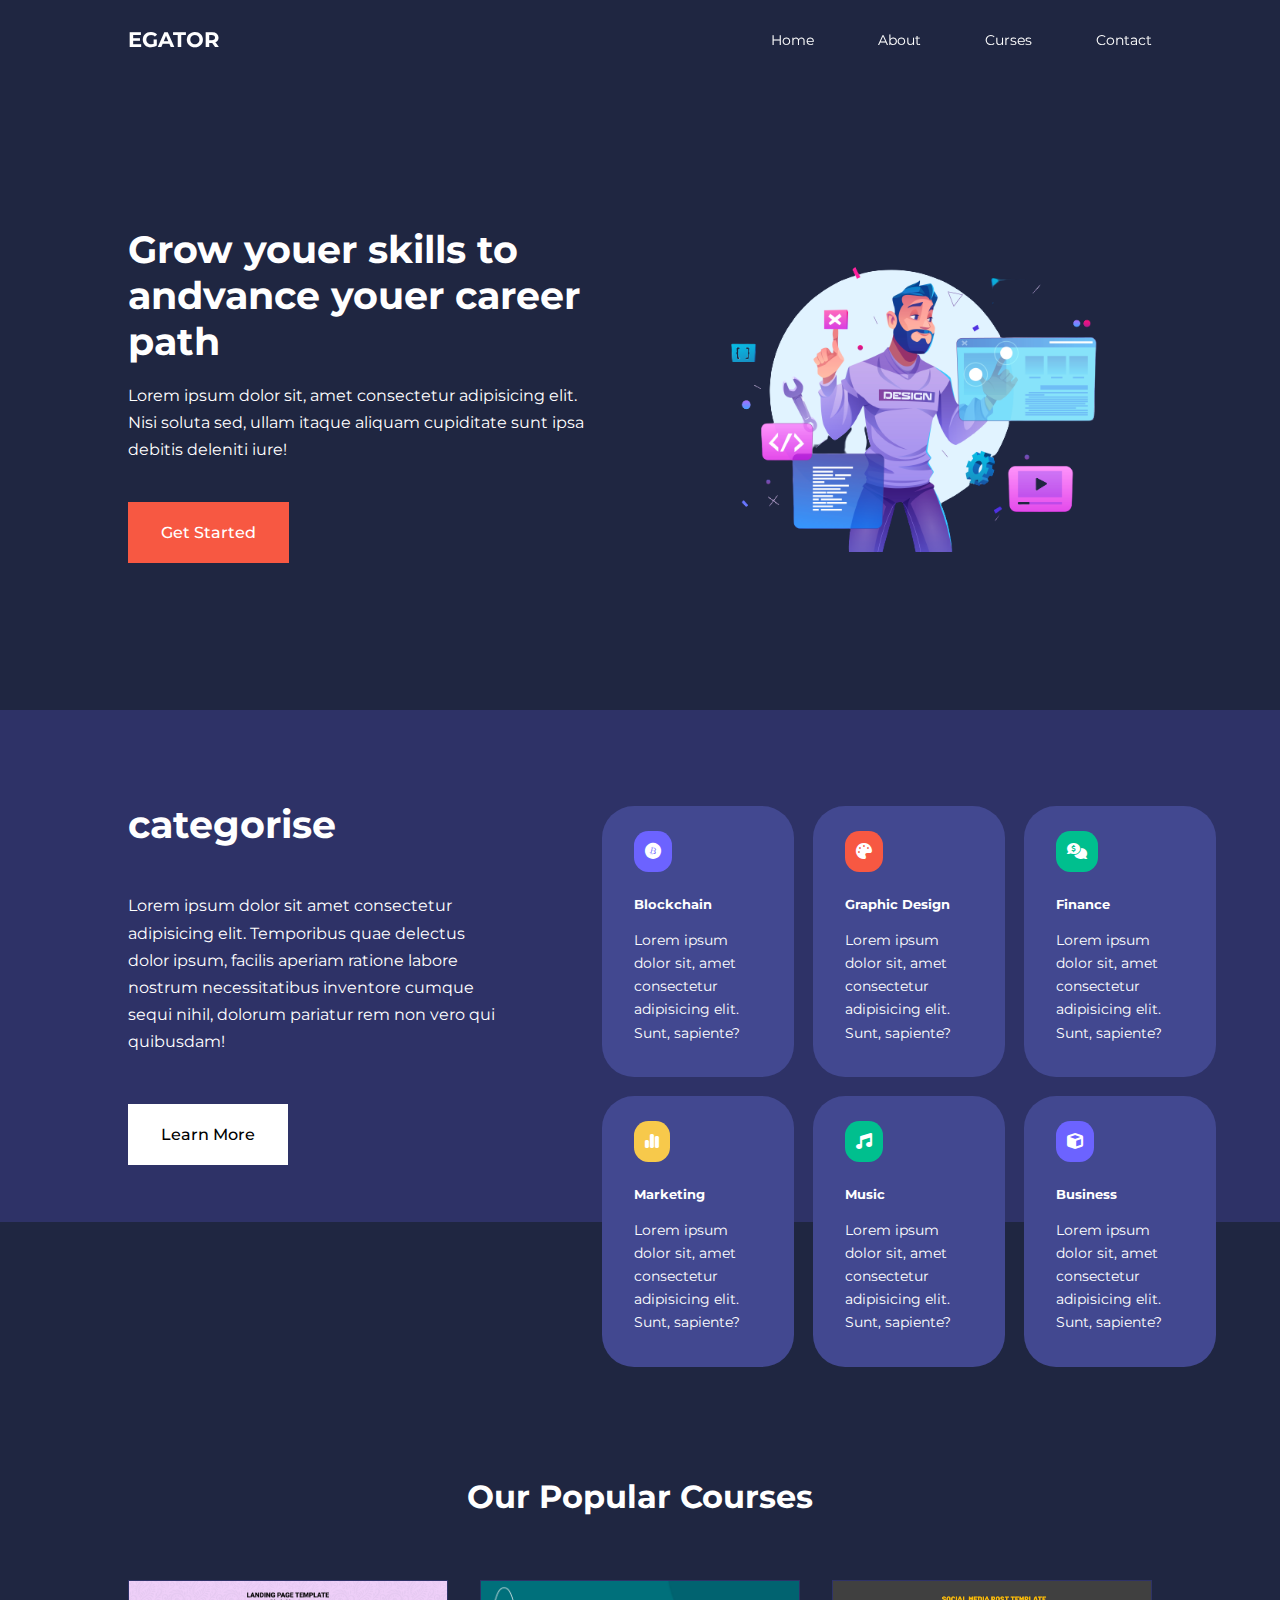
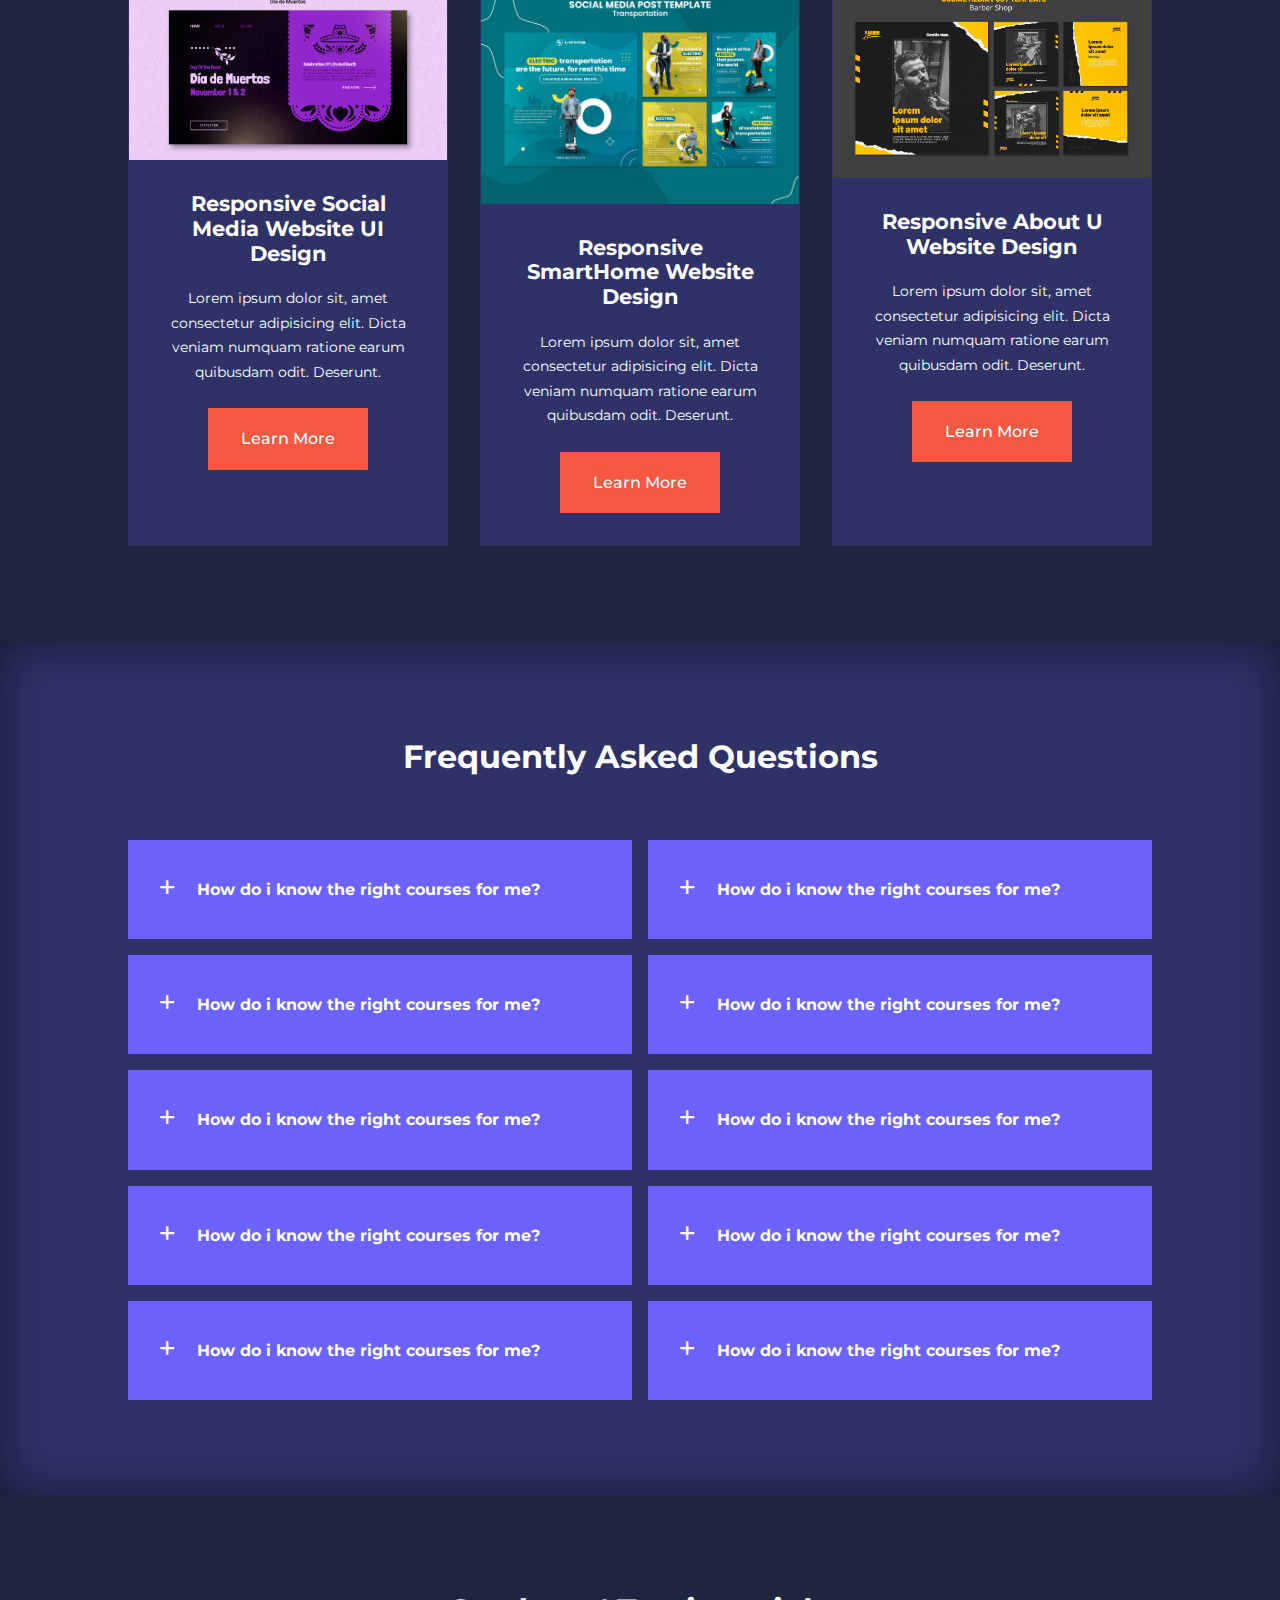
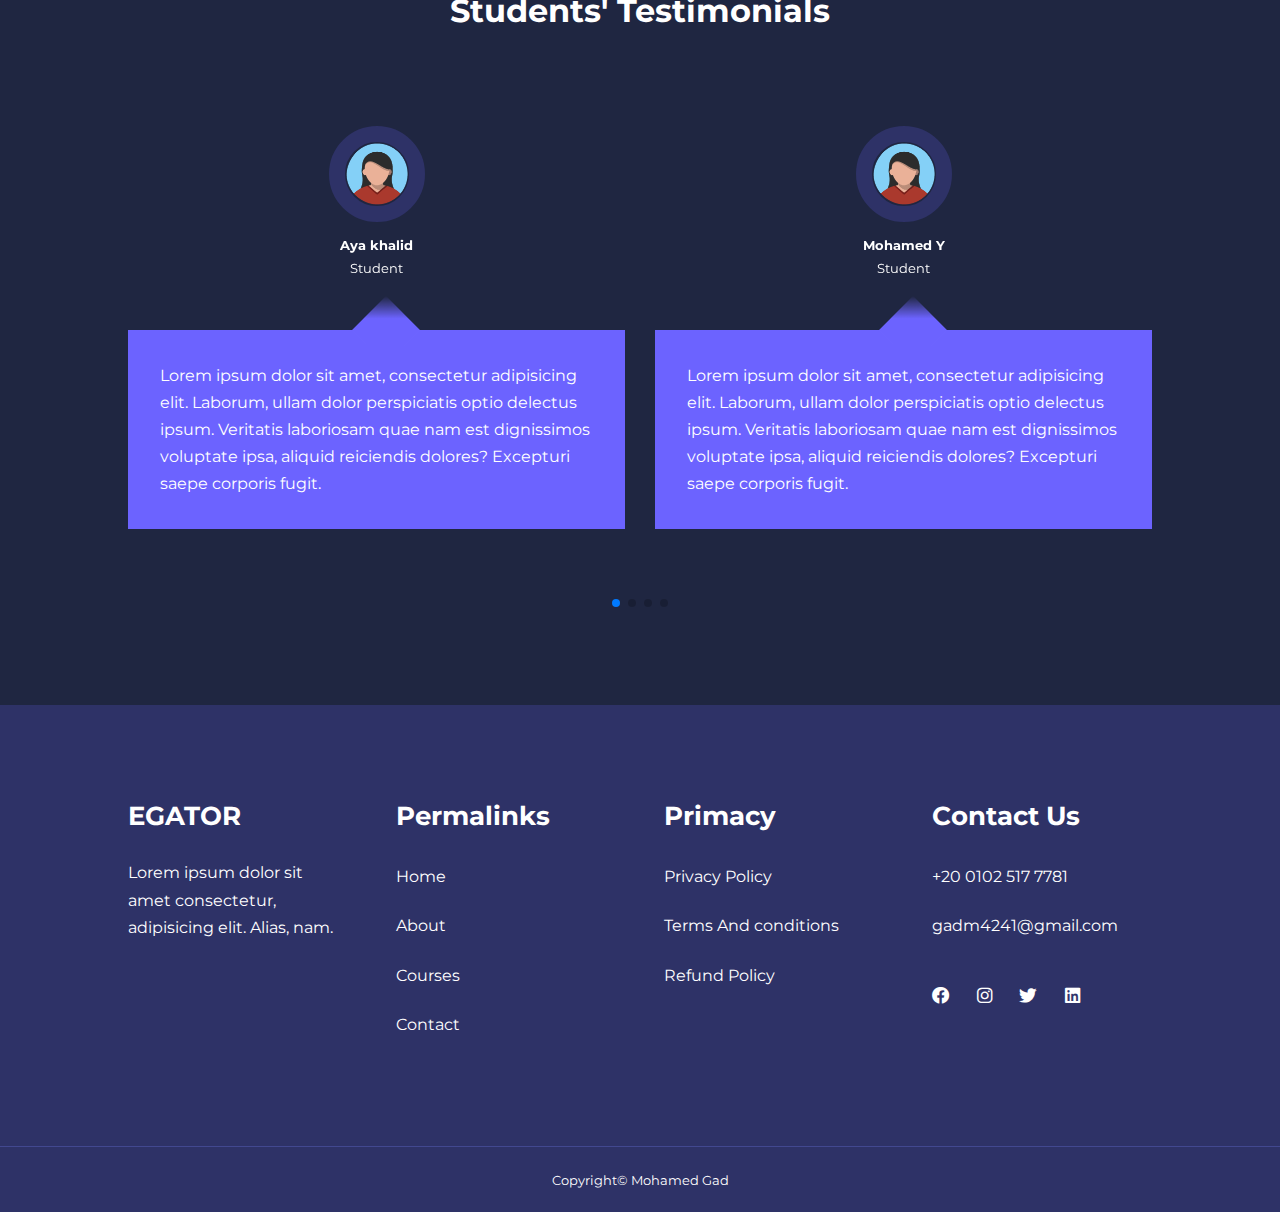
<file: index.html>
<!DOCTYPE html>
<html>
  <head>
    <title>Egator</title>
    <link rel="stylesheet" href="css/all.min.css" />
    <link rel="stylesheet" href="css/style.css" />
    <link rel="preconnect" href="https://fonts.googleapis.com" />
    <link rel="preconnect" href="https://fonts.gstatic.com" crossorigin />
    <link
      href="https://fonts.googleapis.com/css2?family=Montserrat:ital,wght@0,400;0,500;0,700;0,900;1,300&family=Open+Sans:ital,wght@1,300;1,700&family=Work+Sans:wght@200;300;400;500;600;700;800&display=swap"
      rel="stylesheet"
    />
    <link
  rel="stylesheet"
  href="https://cdn.jsdelivr.net/npm/swiper@8/swiper-bundle.min.css"
/>
<meta name="viewport" content="width=device-width, initial-scale=1.0">
  </head>
  <body>
    <nav>
      <div class="container container-nav">
        <a href="index.html"><h4>EGATOR</h4></a>
        <ul class="nav_manu">
          <li><a href="index.html">Home</a></li>
          <li><a href="about.html">About</a></li>
          <li><a href="curses.html">Curses</a></li>
          <li><a href="contact.html">Contact</a></li>
        </ul>
        <button id="menu-btn"><i class="fa-solid fa-bars"></i></button>
        <button id="close-btn">
          <i class="fa-solid fa-x"></i>
        </button>
      </div>
    </nav>
    <!-- End of nav -->

    <header>
      <div class="container header__container">
        <div class="header__left">
          <h1>Grow youer skills to andvance youer career path</h1>
          <p>
            Lorem ipsum dolor sit, amet consectetur adipisicing elit. Nisi
            soluta sed, ullam itaque aliquam cupiditate sunt ipsa debitis
            deleniti iure!
          </p>
          <a href="curses.html" class="btn btn-1ry">Get Started</a>
        </div>
        <div class="header__right">
          <div class="header__image">
            <img src="image/header-image.jpg" alt="" />
          </div>
        </div>
      </div>
    </header>
    <!-- End of header  -->

    <section class="categorise">
      <div class="container categorise__container">
        <div class="categorise__left">
          <h1>categorise</h1>
          <p>
            Lorem ipsum dolor sit amet consectetur adipisicing elit. Temporibus
            quae delectus dolor ipsum, facilis aperiam ratione labore nostrum
            necessitatibus inventore cumque sequi nihil, dolorum pariatur rem
            non vero qui quibusdam!
          </p>
          <a href="#" class="btn">Learn More</a>
        </div>
        <div class="categorise__right">
          <article class="category">
            <span class="category__icon"
              ><i class="fa-brands fa-bitcoin"></i
            ></span>
            <h5>Blockchain</h5>
            <p>
              Lorem ipsum dolor sit, amet consectetur adipisicing elit. Sunt,
              sapiente?
            </p>
          </article>
          <article class="category">
            <span class="category__icon">
              <i class="fa-sharp fa-solid fa-palette"></i>
            </span>
            <h5>Graphic Design</h5>
            <p>
              Lorem ipsum dolor sit, amet consectetur adipisicing elit. Sunt,
              sapiente?
            </p>
          </article>
          <article class="category">
            <span class="category__icon">
              <i class="fa-sharp fa-solid fa-comments-dollar"></i>
            </span>
            <h5>Finance</h5>
            <p>
              Lorem ipsum dolor sit, amet consectetur adipisicing elit. Sunt,
              sapiente?
            </p>
          </article>
          <article class="category">
            <span class="category__icon">
              <i class="fa-solid fa-chart-simple"></i>
            </span>
            <h5>Marketing</h5>
            <p>
              Lorem ipsum dolor sit, amet consectetur adipisicing elit. Sunt,
              sapiente?
            </p>
          </article>
          <article class="category">
            <span class="category__icon">
              <i class="fa-sharp fa-regular fa-music"></i>
            </span>
            <h5>Music</h5>
            <p>
              Lorem ipsum dolor sit, amet consectetur adipisicing elit. Sunt,
              sapiente?
            </p>
          </article>
          <article class="category">
            <span class="category__icon">
              <i class="fa-solid fa-cube"></i>
            </span>
            <h5>Business</h5>
            <p>
              Lorem ipsum dolor sit, amet consectetur adipisicing elit. Sunt,
              sapiente?
            </p>
          </article>
        </div>
      </div>
    </section>

    <section class="courses">
      <h2>Our Popular Courses</h2>
      <div class="container courses__container">
        <article class="course">
          <div class="image">
            <img src="./image/img course-1.jpg" />
          </div>
         <div class="courses__info">
          <h4>Responsive Social Media Website UI Design</h4>
          <p>
            Lorem ipsum dolor sit, amet consectetur adipisicing elit. Dicta
            veniam numquam ratione earum quibusdam odit. Deserunt.
          </p>
          <a href="curses.html" class="btn btn-1ry">Learn More</a>
         </div>
        </article>
        <article class="course">
          <div class="image">
            <img src="./image/img course-2.jpg" />
          </div>
          <div class="courses__info">
            <h4>Responsive SmartHome Website Design</h4>
          <p>
            Lorem ipsum dolor sit, amet consectetur adipisicing elit. Dicta
            veniam numquam ratione earum quibusdam odit. Deserunt.
          </p>
          <a href="curses.html" class="btn btn-1ry">Learn More</a>
          </div>
        </article>
        </article>
        <article class="course">
          <div class="image">
            <img src="./image/img course-3.jpg" />
          </div>
          <div class="courses__info">
            <h4>Responsive About U Website Design</h4>
          <p>
            Lorem ipsum dolor sit, amet consectetur adipisicing elit. Dicta
            veniam numquam ratione earum quibusdam odit. Deserunt.
          </p>
          <a href="curses.html" class="btn btn-1ry">Learn More</a>
          </div>
        </article>
      </div>
    </section>
    <!-- End -->




    <section class="fraqs">
      <h2>Frequently Asked Questions</h2>
      <div class="container freqs__container">
        <article class="fraq ">
          <div class="fraq__icon"><i class="fa-solid fa-plus"></i></div>
          <div class="question__answer">
            <h4>How do i know the right courses for me?</h4>
            <p>Lorem, ipsum dolor sit amet consectetur adipisicing elit. Quia delectus accusantium ut commodi iure error modi dolorum exercitationem, suscipit et omnis unde, officiis dolor labore voluptate voluptatum. Odit, quaerat modi.</p>
            
          </div>
        </article>
        <article class="fraq">
          <div class="fraq__icon"><i class="fa-solid fa-plus"></i></div>
          <div class="question__answer">
            <h4>How do i know the right courses for me?</h4>
            <p>Lorem, ipsum dolor sit amet consectetur adipisicing elit. Quia delectus accusantium ut commodi iure error modi dolorum exercitationem, suscipit et omnis unde, officiis dolor labore voluptate voluptatum. Odit, quaerat modi.</p>

          </div>
        </article>
        <article class="fraq">
          <div class="fraq__icon"><i class="fa-solid fa-plus"></i></div>
          <div class="question__answer">
            <h4>How do i know the right courses for me?</h4>
            <p>Lorem, ipsum dolor sit amet consectetur adipisicing elit. Quia delectus accusantium ut commodi iure error modi dolorum exercitationem, suscipit et omnis unde, officiis dolor labore voluptate voluptatum. Odit, quaerat modi.</p>

          </div>
        </article>
        <article class="fraq">
          <div class="fraq__icon"><i class="fa-solid fa-plus"></i></div>
          <div class="question__answer">
            <h4>How do i know the right courses for me?</h4>
            <p>Lorem, ipsum dolor sit amet consectetur adipisicing elit. Quia delectus accusantium ut commodi iure error modi dolorum exercitationem, suscipit et omnis unde, officiis dolor labore voluptate voluptatum. Odit, quaerat modi.</p>

          </div>
        </article>
        <article class="fraq">
          <div class="fraq__icon"><i class="fa-solid fa-plus"></i></div>
          <div class="question__answer">
            <h4>How do i know the right courses for me?</h4>
            <p>Lorem, ipsum dolor sit amet consectetur adipisicing elit. Quia delectus accusantium ut commodi iure error modi dolorum exercitationem, suscipit et omnis unde, officiis dolor labore voluptate voluptatum. Odit, quaerat modi.</p>

          </div>
        </article>
        <article class="fraq">
          <div class="fraq__icon"><i class="fa-solid fa-plus"></i></div>
          <div class="question__answer">
            <h4>How do i know the right courses for me?</h4>
            <p>Lorem, ipsum dolor sit amet consectetur adipisicing elit. Quia delectus accusantium ut commodi iure error modi dolorum exercitationem, suscipit et omnis unde, officiis dolor labore voluptate voluptatum. Odit, quaerat modi.</p>

          </div>
        </article>
        <article class="fraq">
          <div class="fraq__icon"><i class="fa-solid fa-plus"></i></div>
          <div class="question__answer">
            <h4>How do i know the right courses for me?</h4>
            <p>Lorem, ipsum dolor sit amet consectetur adipisicing elit. Quia delectus accusantium ut commodi iure error modi dolorum exercitationem, suscipit et omnis unde, officiis dolor labore voluptate voluptatum. Odit, quaerat modi.</p>

          </div>
        </article>
        <article class="fraq">
          <div class="fraq__icon"><i class="fa-solid fa-plus"></i></div>
          <div class="question__answer">
            <h4>How do i know the right courses for me?</h4>
            <p>Lorem, ipsum dolor sit amet consectetur adipisicing elit. Quia delectus accusantium ut commodi iure error modi dolorum exercitationem, suscipit et omnis unde, officiis dolor labore voluptate voluptatum. Odit, quaerat modi.</p>

          </div>
        </article>
        <article class="fraq">
          <div class="fraq__icon"><i class="fa-solid fa-plus"></i></div>
          <div class="question__answer">
            <h4>How do i know the right courses for me?</h4>
            <p>Lorem, ipsum dolor sit amet consectetur adipisicing elit. Quia delectus accusantium ut commodi iure error modi dolorum exercitationem, suscipit et omnis unde, officiis dolor labore voluptate voluptatum. Odit, quaerat modi.</p>

          </div>
        </article>
        <article class="fraq">
          <div class="fraq__icon"><i class="fa-solid fa-plus"></i></div>
          <div class="question__answer">
            <h4>How do i know the right courses for me?</h4>
            <p>Lorem, ipsum dolor sit amet consectetur adipisicing elit. Quia delectus accusantium ut commodi iure error modi dolorum exercitationem, suscipit et omnis unde, officiis dolor labore voluptate voluptatum. Odit, quaerat modi.</p>

          </div>
        </article>
      </div>
    </section>

<!-- End -->

<!-- Start With Student section -->

<section class="container testimonials__container mySwiper">
  <h2>Students' Testimonials</h2>
  <div class="swiper-wrapper">
    <article class="testimonial swiper-slide">
      <div class="avatar">
        <img src="./image/avatart 2.png" alt="">
      </div>
      <div class="testimonial__info">
        <h5>Aya khalid</h5>
        <small>Student</small>
      </div>
      <div class="testtestimonial__body">
        <p>
          Lorem ipsum dolor sit amet, consectetur adipisicing elit. Laborum, ullam dolor perspiciatis optio delectus ipsum. Veritatis laboriosam quae nam est dignissimos voluptate ipsa, aliquid reiciendis dolores? Excepturi saepe corporis fugit.
        </p>
      </div>
    </article>

    <article class="testimonial swiper-slide">
      <div class="avatar">
        <img src="./image/avatart 2.png" alt="">
      </div>
      <div class="testimonial__info">
        <h5>Mohamed Y</h5>
        <small>Student</small>
      </div>
      <div class="testtestimonial__body">
        <p>
          Lorem ipsum dolor sit amet, consectetur adipisicing elit. Laborum, ullam dolor perspiciatis optio delectus ipsum. Veritatis laboriosam quae nam est dignissimos voluptate ipsa, aliquid reiciendis dolores? Excepturi saepe corporis fugit.
        </p>
      </div>
    </article>

    <article class="testimonial swiper-slide">
      <div class="avatar">
        <img src="./image/avatart 2.png" alt="">
      </div>
      <div class="testimonial__info">
        <h5>Khaled Mohamed</h5>
        <small>Student</small>
      </div>
      <div class="testtestimonial__body">
        <p>
          Lorem ipsum dolor sit amet, consectetur adipisicing elit. Laborum, ullam dolor perspiciatis optio delectus ipsum. Veritatis laboriosam quae nam est dignissimos voluptate ipsa, aliquid reiciendis dolores? Excepturi saepe corporis fugit.
        </p>
      </div>
    </article>

    <article class="testimonial swiper-slide">
      <div class="avatar">
        <img src="./image/avatart 2.png" alt="">
      </div>
      <div class="testimonial__info">
        <h5>Rana M</h5>
        <small>Student</small>
      </div>
      <div class="testtestimonial__body">
        <p>
          Lorem ipsum dolor sit amet, consectetur adipisicing elit. Laborum, ullam dolor perspiciatis optio delectus ipsum. Veritatis laboriosam quae nam est dignissimos voluptate ipsa, aliquid reiciendis dolores? Excepturi saepe corporis fugit.
        </p>
      </div>
    </article>

    <article class="testimonial swiper-slide">
      <div class="avatar">
        <img src="./image/avatart 2.png" alt="">
      </div>
      <div class="testimonial__info">
        <h5>Zina Reda</h5>
        <small>Student</small>
      </div>
      <div class="testtestimonial__body">
        <p>
          Lorem ipsum dolor sit amet, consectetur adipisicing elit. Laborum, ullam dolor perspiciatis optio delectus ipsum. Veritatis laboriosam quae nam est dignissimos voluptate ipsa, aliquid reiciendis dolores? Excepturi saepe corporis fugit.
        </p>
      </div>
    </article>

  </div>
  <div class="swiper-pagination"></div>
</section>
<!-- End of stu -->


<!-- Start With Foter -->

<footer class="footer">
  <div class="container container__footer">
    <article class="foter">
      <h3><a href="index.html">EGATOR</a></h3>
      <p>Lorem ipsum dolor sit amet consectetur, adipisicing elit. Alias, nam.</p>
    </article>
    <article class="foter">
      <h3>Permalinks</h3>
     <ul>
      <li><a href="index.html">Home</a></li>
      <li><a href="about.html">About</a></li>
      <li><a href="curses.html">Courses</a></li>
      <li><a href="contact.html">Contact</a></li>
     </ul>
    </article>
    <article class="foter">
      <h3>Primacy</h3>
     <ul>
      <li>Privacy Policy</li>
      <li>Terms And conditions</li>
      <li>Refund Policy</li>
     </ul>
    </article>
    <article class="foter">
      <h3>Contact Us</h3>
     <ul>
      <li>+20 0102 517 7781</li>
      <li>gadm4241@gmail.com</li>
     </ul>
     <footer class="footer__scial">
      <ul>
        <li><a href="#"><i class="fa-brands fa-facebook"></i></a></li>
        <li><a href="#"><i class="fa-brands fa-instagram"></i></i></a></li>
        <li><a href="#"><i class="fa-brands fa-twitter"></i></i></a></li>
        <li><a href="#"><i class="fa-brands fa-linkedin"></i></i></a></li>
      </ul>
     </footer>
    </article>
  </div>
  <div class="footer__copyRight">
    <small>Copyright&copy; Mohamed Gad</small>
  </div>
</footer>
<div class="upper__arrrow">
  <i class="fa-solid fa-arrow-up"></i>
</div>
<!-- End With Foter -->

<script src="https://cdn.jsdelivr.net/npm/swiper@8/swiper-bundle.min.js"></script>
<script type="text/javascript" src="js/app.js"></script>

    
    <script>
          var swiper = new Swiper(".mySwiper", {
      slidesPerView: 1,
      spaceBetween: 30,
      pagination: {
        el: ".swiper-pagination",
        clickable: true,
      },
      // the Veiw in Mobile
      breakpoints: {
      600: {
        slidesPerView: 2
      }
    }
    });
    

    

    </script>
  </body>
</html>
</file>
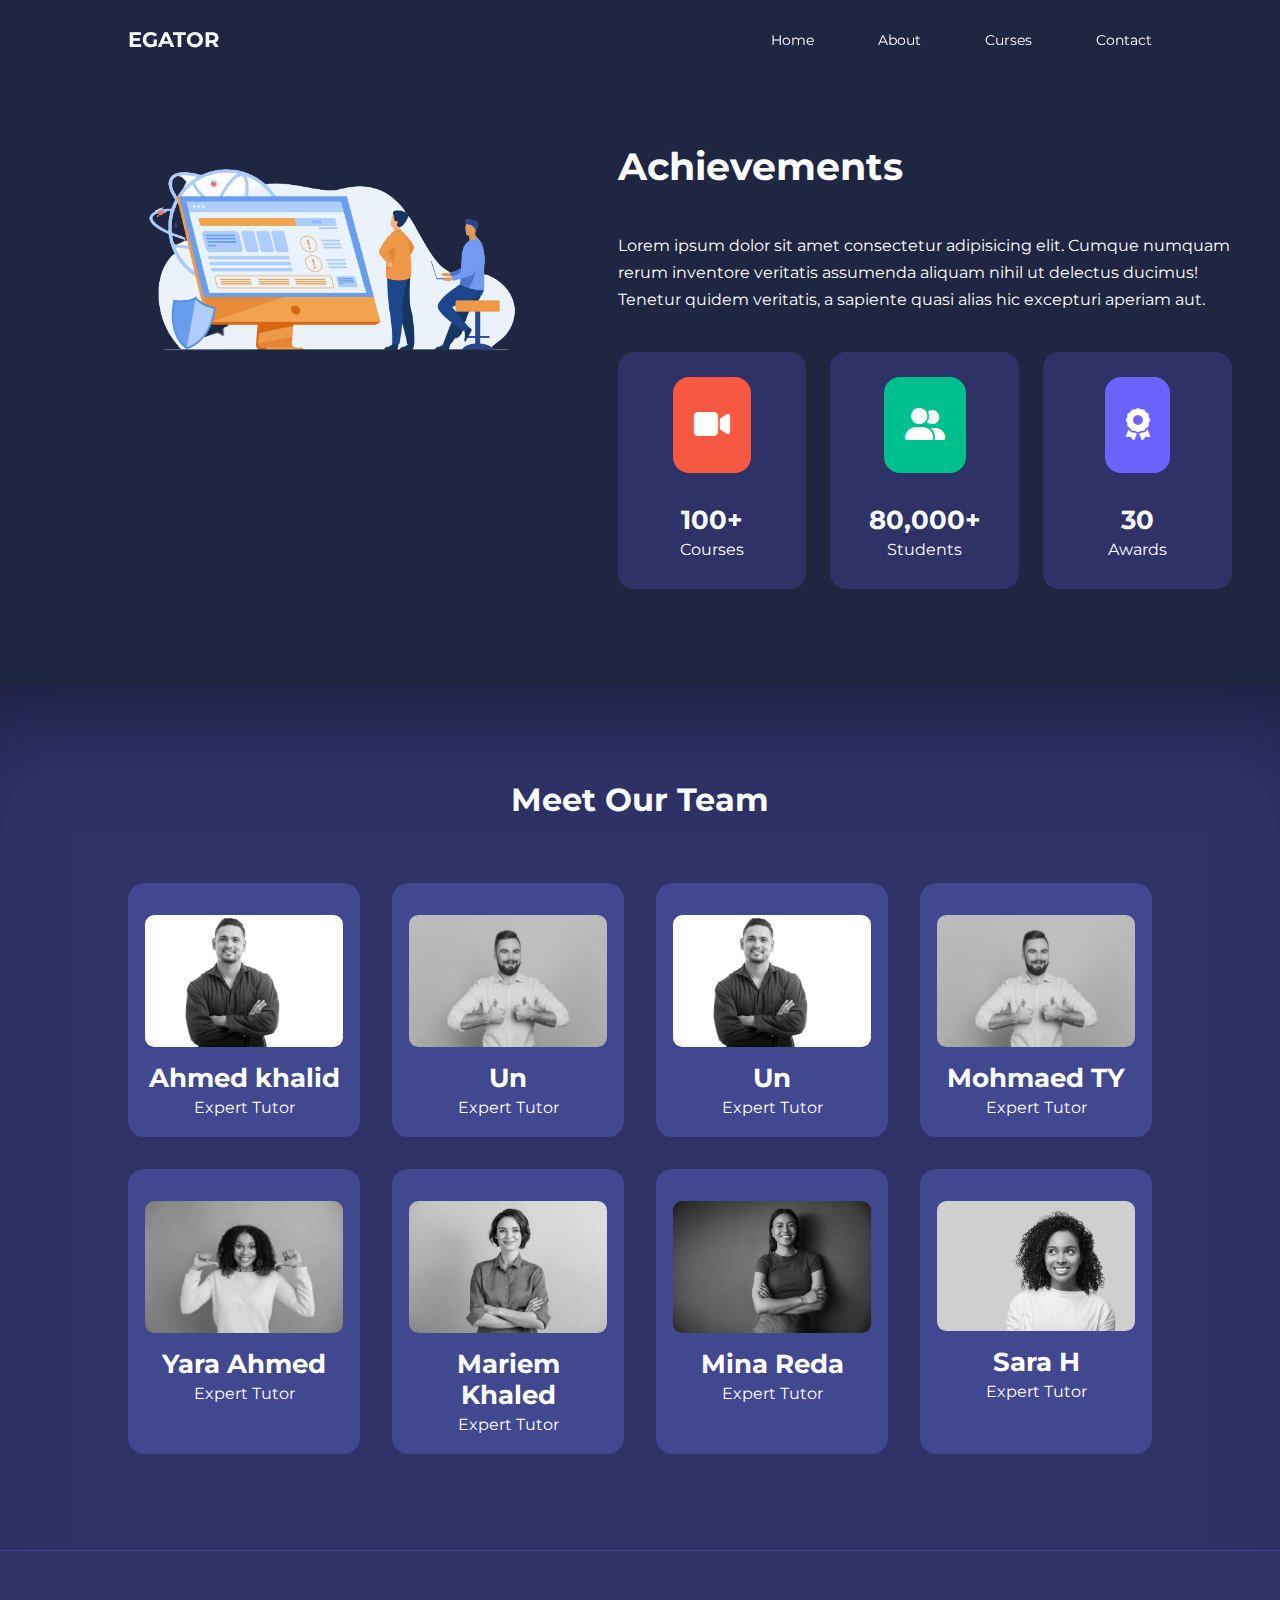
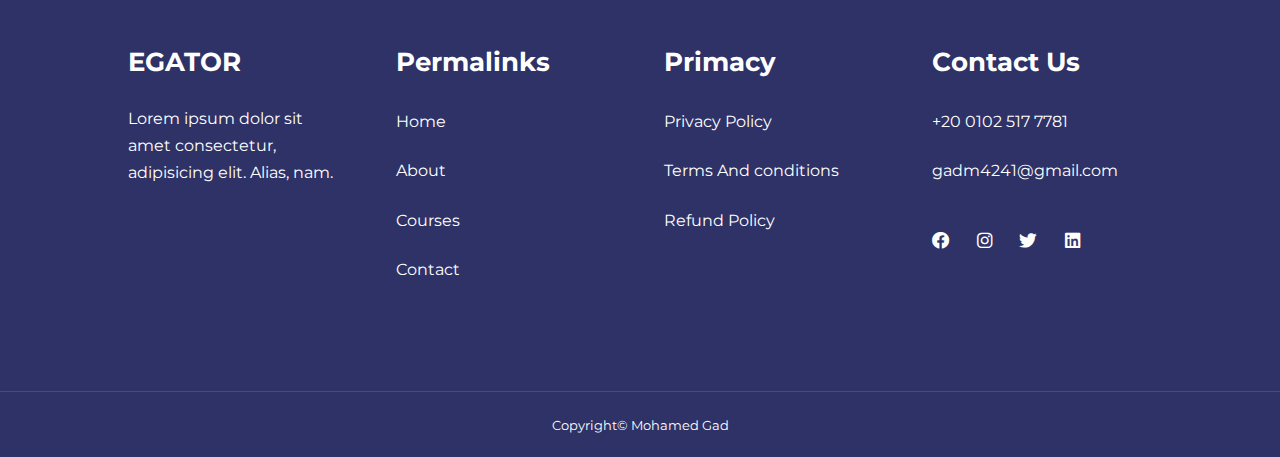
<file: about.html>
<!DOCTYPE html>
<html>
  <head>
    <title>About Egator</title>
    <link rel="stylesheet" href="css/all.min.css" />
    <link rel="stylesheet" href="css/style.css" />
    <link rel="preconnect" href="https://fonts.googleapis.com" />
    <link rel="preconnect" href="https://fonts.gstatic.com" crossorigin />
    <link
      href="https://fonts.googleapis.com/css2?family=Montserrat:ital,wght@0,400;0,500;0,700;0,900;1,300&family=Open+Sans:ital,wght@1,300;1,700&family=Work+Sans:wght@200;300;400;500;600;700;800&display=swap"
      rel="stylesheet"
    />
    <link
      rel="stylesheet"
      href="https://cdn.jsdelivr.net/npm/swiper@8/swiper-bundle.min.css"
    />
    <meta name="viewport" content="width=device-width, initial-scale=1.0">
  </head>
  <body>
    <!-- start nav -->
    <nav>
      <div class="container container-nav">
        <a href="index.html"><h4>EGATOR</h4></a>
        <ul class="nav_manu">
          <li><a href="index.html">Home</a></li>
          <li><a href="about.html">About</a></li>
          <li><a href="curses.html">Curses</a></li>
          <li><a href="contact.html">Contact</a></li>
        </ul>
        <button id="menu-btn"><i class="fa-solid fa-bars"></i></button>
        <button id="close-btn">
          <i class="fa-solid fa-x"></i>
        </button>
      </div>
    </nav>
        <!-- End nav -->
        


    <section class="about__achievements">
        <div class="container achievement__container">
            <div class=" achievement__left">
                <img src="./image/achivment img.png">
            </div>
            <div class="achievement__right">
                <h1>Achievements</h1>
                <p>Lorem ipsum dolor sit amet consectetur adipisicing elit. Cumque numquam rerum inventore veritatis assumenda aliquam nihil ut delectus ducimus! Tenetur quidem veritatis, a sapiente quasi alias hic excepturi aperiam aut.</p>
                <div class="achievements__cards">
                    <article class="achievement__card">
                        <div class="achievement__icon">
                            <i class="fa-solid fa-video"></i>
                        </div>
                        <h3>100+</h3>
                        <p>Courses</p>
                    </article>
                    <article class="achievement__card">
                        <div class="achievement__icon">
                            <i class="fa-solid fa-user-group"></i>
                        </div>
                        <h3>80,000+</h3>
                        <p>Students</p>
                    </article>
                    <article class="achievement__card">
                        <div class="achievement__icon">
                            <i class="fa-solid fa-award"></i>
                        </div>
                        <h3>30</h3>
                        <p>Awards</p>
                    </article>
                </div>
            </div>
        </div>

    </section>

<!-- End -->

<!-- Start with Team -->

    <section class="About__team">
        <h2>Meet Our Team</h2>
        <div class="container teams__containers">
            <article class="member__container">
                <div class="member__container-image">
                    <img src="./image/1st member.jpg" alt="">
                </div>
                <div class="member__container-info">
                    <h3>Ahmed khalid</h3>
                    <p>Expert Tutor</p>
                </div>
                <div class="member__container-scial">
                    <a href="#"><i class="fa-brands fa-instagram"></i></i></a>
                    <a href="#"><i class="fa-brands fa-twitter"></i></a>
                    <a href="#"><i class="fa-brands fa-linkedin"></i></a>
                </div>
            </article>
            <article class="member__container">
                <div class="member__container-image">
                    <img src="./image/4st member.jpg" alt="">
                </div>
                <div class="member__container-info">
                    <h3>Un</h3>
                    <p>Expert Tutor</p>
                </div>
                <div class="member__container-scial">
                    <a href="#"><i class="fa-brands fa-instagram"></i></i></a>
                    <a href="#"><i class="fa-brands fa-twitter"></i></a>
                    <a href="#"><i class="fa-brands fa-linkedin"></i></a>
                </div>
            </article>
            <article class="member__container">
                <div class="member__container-image">
                    <img src="./image/1st member.jpg" alt="">
                </div>
                <div class="member__container-info">
                    <h3>Un</h3>
                    <p>Expert Tutor</p>
                </div>
                <div class="member__container-scial">
                    <a href="#"><i class="fa-brands fa-instagram"></i></i></a>
                    <a href="#"><i class="fa-brands fa-twitter"></i></a>
                    <a href="#"><i class="fa-brands fa-linkedin"></i></a>
                </div>
            </article>
            <article class="member__container">
                <div class="member__container-image">
                    <img src="./image/4st member.jpg" alt="">
                </div>
                <div class="member__container-info">
                    <h3>Mohmaed TY</h3>
                    <p>Expert Tutor</p>
                </div>
                <div class="member__container-scial">
                    <a href="#"><i class="fa-brands fa-instagram"></i></i></a>
                    <a href="#"><i class="fa-brands fa-twitter"></i></a>
                    <a href="#"><i class="fa-brands fa-linkedin"></i></a>
                </div>
            </article>
            <article class="member__container">
                <div class="member__container-image">
                    <img src="./image/5st member.jpg" alt="">
                </div>
                <div class="member__container-info">
                    <h3>Yara Ahmed</h3>
                    <p>Expert Tutor</p>
                </div>
                <div class="member__container-scial">
                    <a href="#"><i class="fa-brands fa-instagram"></i></i></a>
                    <a href="#"><i class="fa-brands fa-twitter"></i></a>
                    <a href="#"><i class="fa-brands fa-linkedin"></i></a>
                </div>
            </article>
            <article class="member__container">
                <div class="member__container-image">
                    <img src="./image/6st member.jpg" alt="">
                </div>
                <div class="member__container-info">
                    <h3>Mariem Khaled</h3>
                    <p>Expert Tutor</p>
                </div>
                <div class="member__container-scial">
                    <a href="#"><i class="fa-brands fa-instagram"></i></i></a>
                    <a href="#"><i class="fa-brands fa-twitter"></i></a>
                    <a href="#"><i class="fa-brands fa-linkedin"></i></a>
                </div>
            </article>
            <article class="member__container">
                <div class="member__container-image">
                    <img src="./image/7st member.jpg" alt="">
                </div>
                <div class="member__container-info">
                    <h3>Mina Reda</h3>
                    <p>Expert Tutor</p>
                </div>
                <div class="member__container-scial">
                    <a href="#"><i class="fa-brands fa-instagram"></i></i></a>
                    <a href="#"><i class="fa-brands fa-twitter"></i></a>
                    <a href="#"><i class="fa-brands fa-linkedin"></i></a>
                </div>
            </article>
            <article class="member__container">
                <div class="member__container-image">
                    <img src="./image/8st member.jpg" alt="">
                </div>
                <div class="member__container-info">
                    <h3>Sara H</h3>
                    <p>Expert Tutor</p>
                </div>
                <div class="member__container-scial">
                    <a href="#"><i class="fa-brands fa-instagram"></i></i></a>
                    <a href="#"><i class="fa-brands fa-twitter"></i></a>
                    <a href="#"><i class="fa-brands fa-linkedin"></i></a>
                </div>
            </article>
        </div>
    </section>

        <!-- start foter -->
        <footer class="footer">
            <div class="container container__footer">
              <article class="foter">
                <h3><a href="index.html">EGATOR</a></h3>
                <p>Lorem ipsum dolor sit amet consectetur, adipisicing elit. Alias, nam.</p>
              </article>
              <article class="foter">
                <h3>Permalinks</h3>
               <ul>
                <li><a href="index.html">Home</a></li>
                <li><a href="about.html">About</a></li>
                <li><a href="curses.html">Courses</a></li>
                <li><a href="contact.html">Contact</a></li>
               </ul>
              </article>
              <article class="foter">
                <h3>Primacy</h3>
               <ul>
                <li>Privacy Policy</li>
                <li>Terms And conditions</li>
                <li>Refund Policy</li>
               </ul>
              </article>
              <article class="foter">
                <h3>Contact Us</h3>
               <ul>
                <li>+20 0102 517 7781</li>
                <li>gadm4241@gmail.com</li>
               </ul>
               <footer class="footer__scial">
                <ul>
                  <li><a href="#"><i class="fa-brands fa-facebook"></i></a></li>
                  <li><a href="#"><i class="fa-brands fa-instagram"></i></i></a></li>
                  <li><a href="#"><i class="fa-brands fa-twitter"></i></i></a></li>
                  <li><a href="#"><i class="fa-brands fa-linkedin"></i></i></a></li>
                </ul>
               </footer>
              </article>
            </div>
            <div class="footer__copyRight">
              <small>Copyright&copy; Mohamed Gad</small>
            </div>
          </footer>
          <div class="upper__arrrow">
            <i class="fa-solid fa-arrow-up"></i>
          </div>
          
          <script type="text/javascript" src="js/app.js"></script>

        <!-- End foter -->
  </body>
</html>
</file>
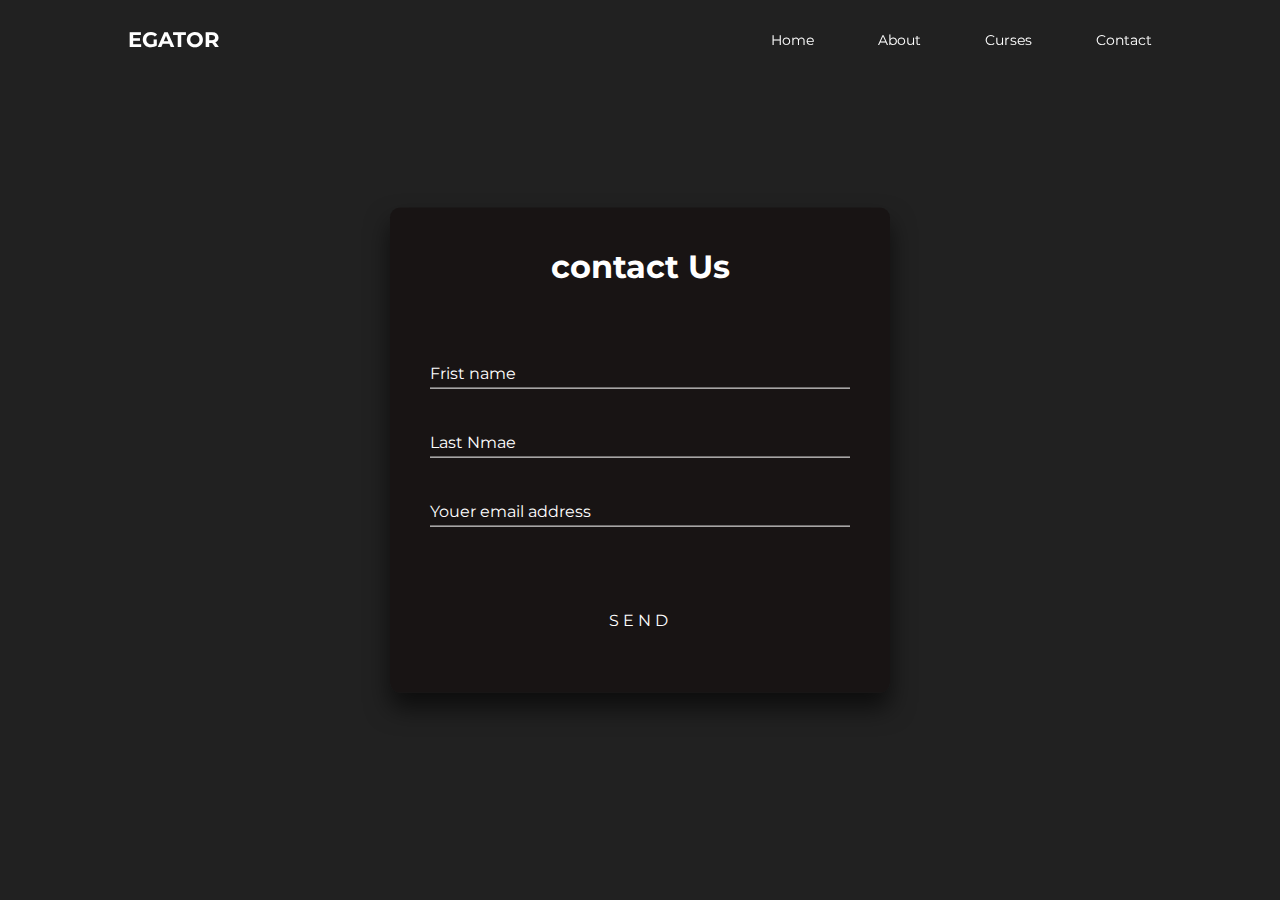
<file: contact.html>
<!DOCTYPE html>
<html>
  <head>
    <title>Egator</title>
    <link rel="stylesheet" href="css/all.min.css" />
    <link rel="stylesheet" href="css/style.css" />
    <link rel="preconnect" href="https://fonts.googleapis.com" />
    <link rel="preconnect" href="https://fonts.gstatic.com" crossorigin />
    <link
      href="https://fonts.googleapis.com/css2?family=Montserrat:ital,wght@0,400;0,500;0,700;0,900;1,300&family=Open+Sans:ital,wght@1,300;1,700&family=Work+Sans:wght@200;300;400;500;600;700;800&display=swap"
      rel="stylesheet"
    />
    <link
      rel="stylesheet"
      href="https://cdn.jsdelivr.net/npm/swiper@8/swiper-bundle.min.css"
    />
    <style>
      body {
        background-color: #212121;
      }
    </style>
    <meta name="viewport" content="width=device-width, initial-scale=1.0" />
  </head>
  <body>
    <nav>
      <div class="container container-nav">
        <a href="index.html"><h4>EGATOR</h4></a>
        <ul class="nav_manu">
          <li><a href="index.html">Home</a></li>
          <li><a href="about.html">About</a></li>
          <li><a href="curses.html">Curses</a></li>
          <li><a href="contact.html">Contact</a></li>
        </ul>
        <button id="menu-btn"><i class="fa-solid fa-bars"></i></button>
        <button id="close-btn">
          <i class="fa-solid fa-x"></i>
        </button>
      </div>
    </nav>
    <!-- End of nav -->

    <!-- Form of Contact -->
    <section class="contact">
      <div class="container contact__container">
        <div class="login-box">
          <form>
            <h2>contact Us</h2>
            <div class="user-box">
              <input required="" name="" type="text" />
              <label>Frist name</label>
            </div>
            <div class="user-box">
              <input required="" name="" type="text" />
              <label>Last Nmae</label>
            </div>
            <div class="user-box">
              <input required="" name="" type="text" />
              <label>Youer email address</label>
            </div>
            <center>
              <a href="#" class="send__button">
                SEND
                <span></span>
              </a>
            </center>
          </form>
        </div>
      </div>
    </section>
    <script type="text/javascript" src="js/app.js"></script>

    <!-- End foter -->
  </body>
</html>
</file>
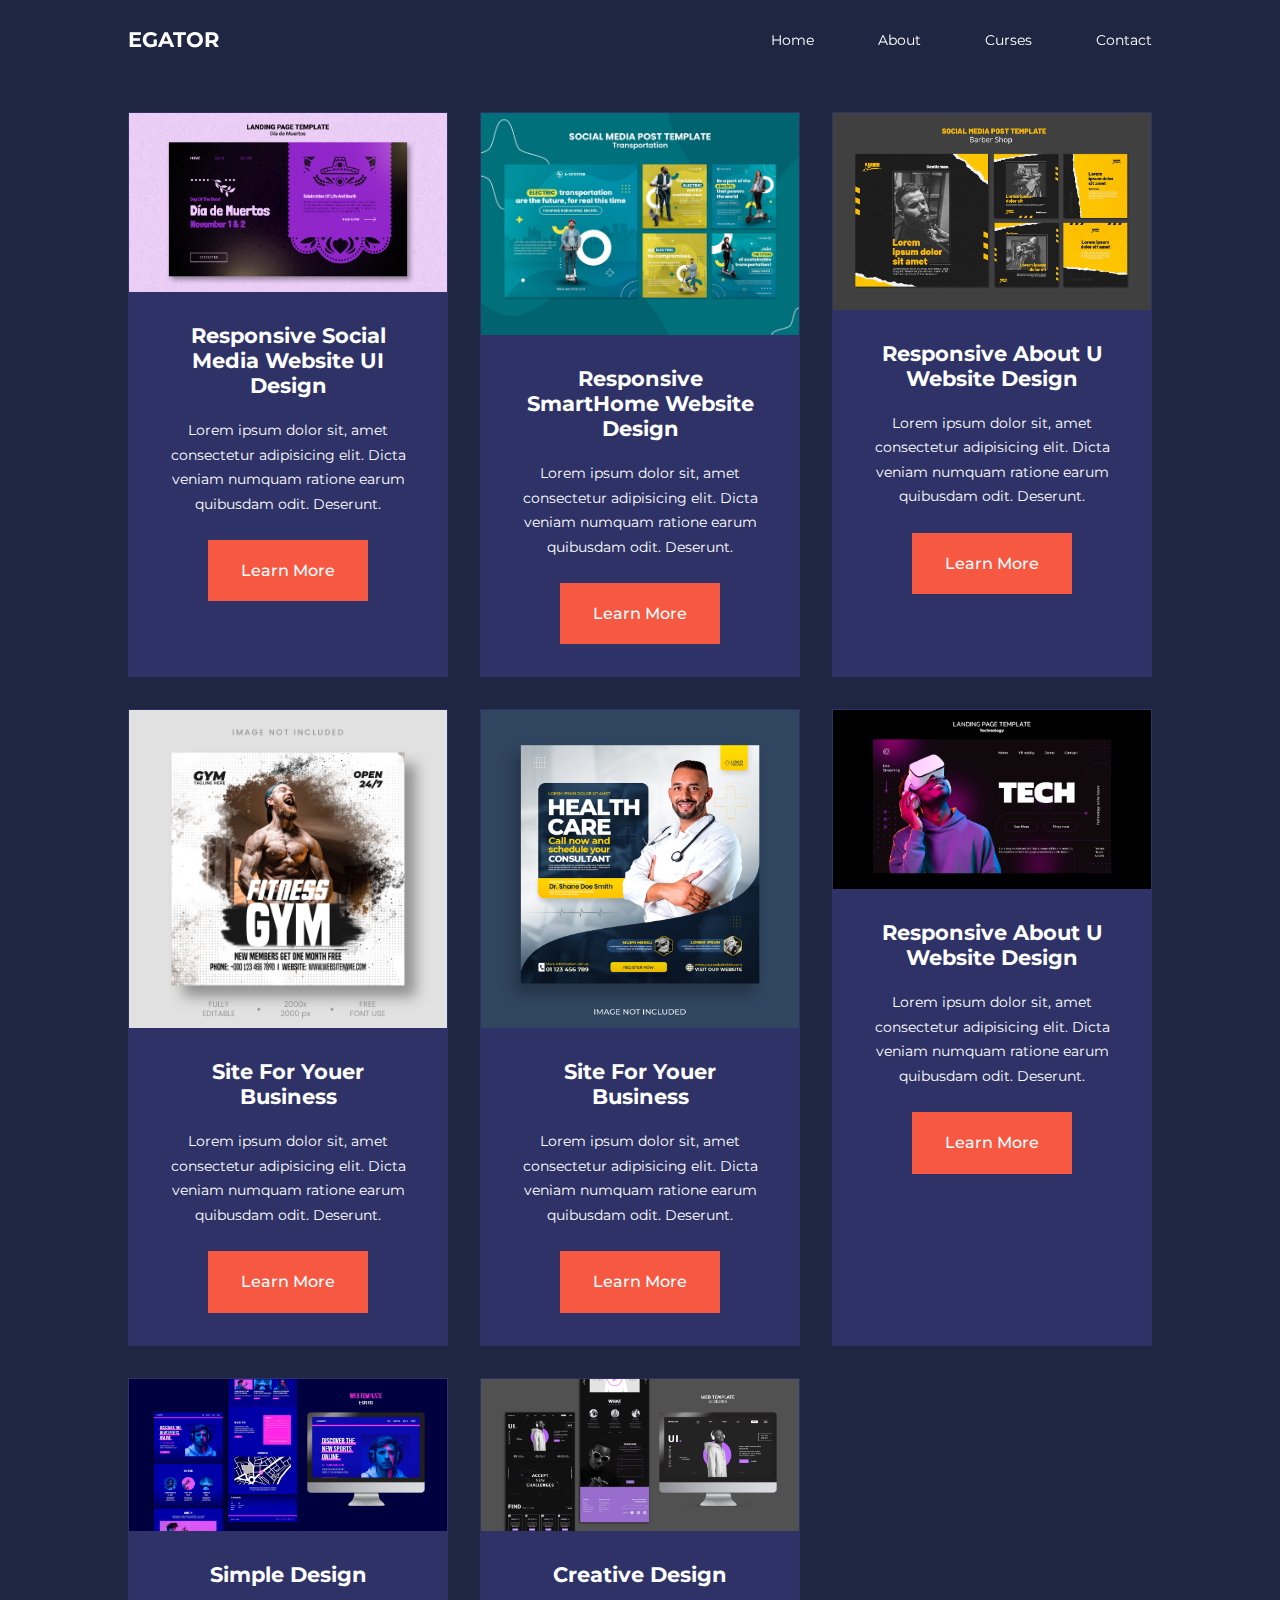
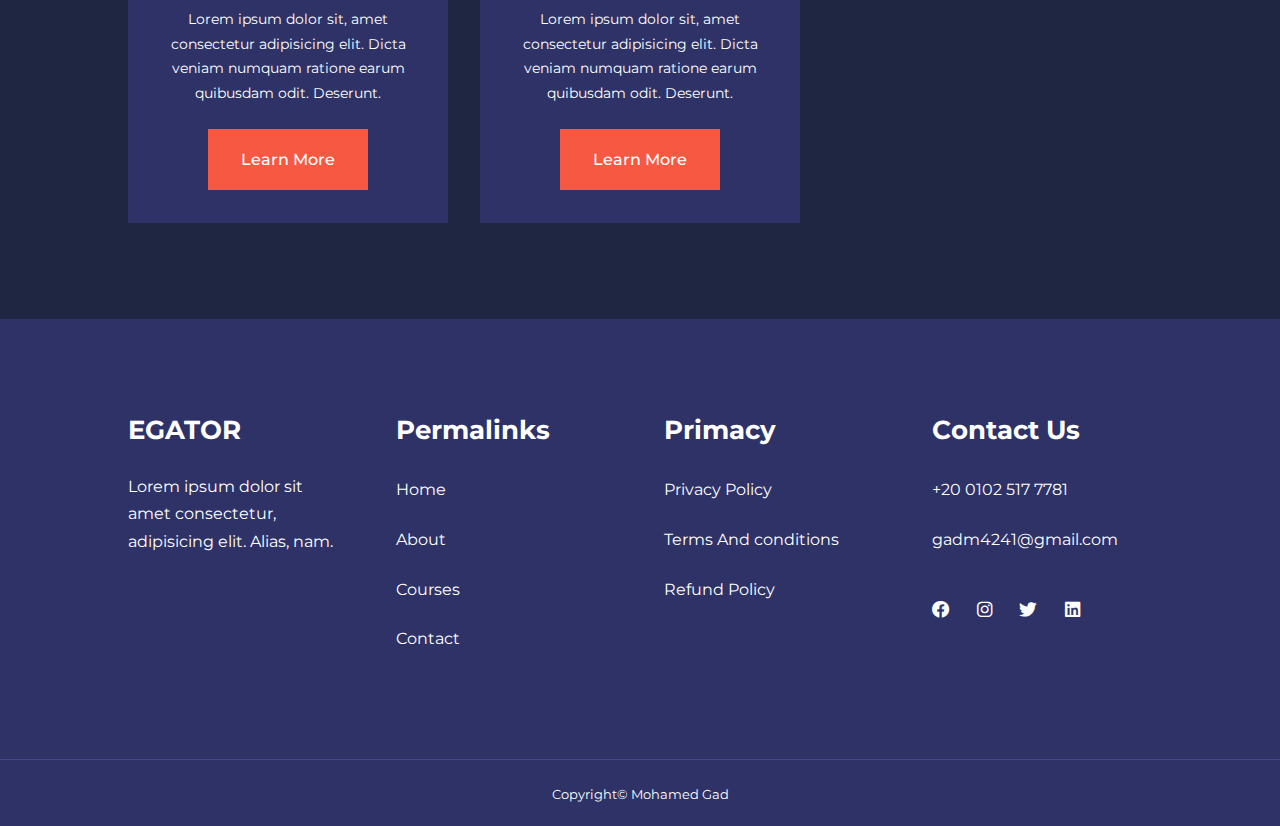
<file: curses.html>
<!DOCTYPE html>
<html>
  <head>
    <title>Courses Egator</title>
    <link rel="stylesheet" href="css/all.min.css" />
    <link rel="stylesheet" href="css/style.css" />
    <link rel="preconnect" href="https://fonts.googleapis.com" />
    <link rel="preconnect" href="https://fonts.gstatic.com" crossorigin />
    <link
      href="https://fonts.googleapis.com/css2?family=Montserrat:ital,wght@0,400;0,500;0,700;0,900;1,300&family=Open+Sans:ital,wght@1,300;1,700&family=Work+Sans:wght@200;300;400;500;600;700;800&display=swap"
      rel="stylesheet"
    />
    <link
      rel="stylesheet"
      href="https://cdn.jsdelivr.net/npm/swiper@8/swiper-bundle.min.css"
    />
    <style>
        .courses{
            margin-top:1rem ;
        }
    </style>
    <meta name="viewport" content="width=device-width, initial-scale=1.0">
  </head>
  <body>
    <!-- start nav -->
    <nav>
      <div class="container container-nav">
        <a href="index.html"><h4>EGATOR</h4></a>
        <ul class="nav_manu">
          <li><a href="index.html">Home</a></li>
          <li><a href="about.html">About</a></li>
          <li><a href="curses.html">Curses</a></li>
          <li><a href="contact.html">Contact</a></li>
        </ul>
        <button id="menu-btn"><i class="fa-solid fa-bars"></i></button>
        <button id="close-btn">
          <i class="fa-solid fa-x"></i>
        </button>
      </div>
    </nav>
        <!-- End nav -->
        



        <section class="courses">
            <div class="container courses__container">
              <article class="course">
                <div class="image">
                  <img src="./image/img course-1.jpg" />
                </div>
               <div class="courses__info">
                <h4>Responsive Social Media Website UI Design</h4>
                <p>
                  Lorem ipsum dolor sit, amet consectetur adipisicing elit. Dicta
                  veniam numquam ratione earum quibusdam odit. Deserunt.
                </p>
                <a href="curses.html" class="btn btn-1ry">Learn More</a>
               </div>
              </article>
              <article class="course">
                <div class="image">
                  <img src="./image/img course-2.jpg" />
                </div>
                <div class="courses__info">
                  <h4>Responsive SmartHome Website Design</h4>
                <p>
                  Lorem ipsum dolor sit, amet consectetur adipisicing elit. Dicta
                  veniam numquam ratione earum quibusdam odit. Deserunt.
                </p>
                <a href="curses.html" class="btn btn-1ry">Learn More</a>
                </div>
              </article>
              <article class="course">
                <div class="image">
                  <img src="./image/img course-3.jpg" />
                </div>
                <div class="courses__info">
                  <h4>Responsive About U Website Design</h4>
                <p>
                  Lorem ipsum dolor sit, amet consectetur adipisicing elit. Dicta
                  veniam numquam ratione earum quibusdam odit. Deserunt.
                </p>
                <a href="curses.html" class="btn btn-1ry">Learn More</a>
                </div>
              </article>
              <article class="course">
                <div class="image">
                  <img src="./image/New courses 1.jpg" />
                </div>
                <div class="courses__info">
                  <h4>Site For Youer Business</h4>
                <p>
                  Lorem ipsum dolor sit, amet consectetur adipisicing elit. Dicta
                  veniam numquam ratione earum quibusdam odit. Deserunt.
                </p>
                <a href="curses.html" class="btn btn-1ry">Learn More</a>
                </div>
              </article>
              <article class="course">
                <div class="image">
                  <img src="./image/New courses 2.jpg" />
                </div>
                <div class="courses__info">
                  <h4>Site For Youer Business</h4>
                <p>
                  Lorem ipsum dolor sit, amet consectetur adipisicing elit. Dicta
                  veniam numquam ratione earum quibusdam odit. Deserunt.
                </p>
                <a href="curses.html" class="btn btn-1ry">Learn More</a>
                </div>
              </article>
              <article class="course">
                <div class="image">
                  <img src="./image/New courses 3.jpg" />
                </div>
                <div class="courses__info">
                  <h4>Responsive About U Website Design</h4>
                <p>
                  Lorem ipsum dolor sit, amet consectetur adipisicing elit. Dicta
                  veniam numquam ratione earum quibusdam odit. Deserunt.
                </p>
                <a href="curses.html" class="btn btn-1ry">Learn More</a>
                </div>
              </article>
              <article class="course">
                <div class="image">
                  <img src="./image/New courses 4.jpg" />
                </div>
                <div class="courses__info">
                  <h4>Simple Design</h4>
                <p>
                  Lorem ipsum dolor sit, amet consectetur adipisicing elit. Dicta
                  veniam numquam ratione earum quibusdam odit. Deserunt.
                </p>
                <a href="curses.html" class="btn btn-1ry">Learn More</a>
                </div>
              </article>
              
              <article class="course">
                <div class="image">
                  <img src="./image/New courses 5.jpg" />
                </div>
                <div class="courses__info">
                  <h4>Creative Design</h4>
                <p>
                  Lorem ipsum dolor sit, amet consectetur adipisicing elit. Dicta
                  veniam numquam ratione earum quibusdam odit. Deserunt.
                </p>
                <a href="curses.html" class="btn btn-1ry">Learn More</a>
                </div>
              </article>
            </div>
          </section>






          <!-- start foter -->
          <footer class="footer">
            <div class="container container__footer">
              <article class="foter">
                <h3><a href="index.html">EGATOR</a></h3>
                <p>Lorem ipsum dolor sit amet consectetur, adipisicing elit. Alias, nam.</p>
              </article>
              <article class="foter">
                <h3>Permalinks</h3>
               <ul>
                <li><a href="index.html">Home</a></li>
                <li><a href="about.html">About</a></li>
                <li><a href="curses.html">Courses</a></li>
                <li><a href="contact.html">Contact</a></li>
               </ul>
              </article>
              <article class="foter">
                <h3>Primacy</h3>
               <ul>
                <li>Privacy Policy</li>
                <li>Terms And conditions</li>
                <li>Refund Policy</li>
               </ul>
              </article>
              <article class="foter">
                <h3>Contact Us</h3>
               <ul>
                <li>+20 0102 517 7781</li>
                <li>gadm4241@gmail.com</li>
               </ul>
               <footer class="footer__scial">
                <ul>
                  <li><a href="#"><i class="fa-brands fa-facebook"></i></a></li>
                  <li><a href="#"><i class="fa-brands fa-instagram"></i></i></a></li>
                  <li><a href="#"><i class="fa-brands fa-twitter"></i></i></a></li>
                  <li><a href="#"><i class="fa-brands fa-linkedin"></i></i></a></li>
                </ul>
               </footer>
              </article>
            </div>
            <div class="footer__copyRight">
              <small>Copyright&copy; Mohamed Gad</small>
            </div>
          </footer>
          <div class="upper__arrrow">
            <i class="fa-solid fa-arrow-up"></i>
          </div>
          
          <script type="text/javascript" src="js/app.js"></script>

        <!-- End foter -->
</file>
<file: css/style.css>
* {
  margin: 0;
  padding: 0;
  box-sizing: border-box;
  border: 0;
  outline: 0;
  text-decoration: none;
  list-style: none;
}
:root {
  --color-1ry: #6c63ff;
  --color-2ry: #00bf8e;
  --color-warnig: #f7c94b;
  --color-denger: #f75842;
  --color-denger-variant: rgba(247, 88, 66, 0.4);
  --color-white: #fff;
  --color-light: rgba(255, 255, 255, 0.7);
  --color-black: #000;
  --color-bg: #1f2641;
  --color-bg1: #2e3267;
  --color-bg2: #424890;

  --container-width-1g: 80%;
  --container-width-md: 90%;
  --container-width-sm: 94%;

  --transition: all 400ms ease;
}

body {
  font-family: "Montserrat", sans-serif;
  line-height: 1.7;
  counter-reset: var(--color-white);
  background-color: var(--color-bg);
}
.container {
  width: var(--container-width-1g);
  margin: 0 auto;
  color: var(--color-white);
  user-select: none;
}
section {
  padding: 6rem 0;
  color: var(--color-white);
  user-select: none;
}
section h2 {
  text-align: center;
  margin-bottom: 4rem;
}
h1,
h2,
h3,
h4,
h5 {
  line-height: 1.2;
}
h1 {
  font-size: 2.4rem;
}
h2 {
  font-size: 2rem;
}
h3 {
  font-size: 1.6rem;
}
h4 {
  font-size: 1.3rem;
}
a {
  color: white;
}
img {
  width: 100%;
  display: block;
  object-fit: cover;
}
.btn {
  display: inline-block;
  background-color: var(--color-white);
  color: var(--color-black);
  padding: 1rem 2rem;
  border: 1px solid transparent;
  font-weight: 500;
  transition: var(--transition);
}
.btn:hover {
  background: transparent;
  color: var(--color-white);
  border-color: var(--color-white);
}
.btn-1ry {
  background: var(--color-denger);
  color: var(--color-white);
}
/* =>>>>>>>>>>>>>>>>>>>>>>>>> Nav <<<<<<<<<<<<<<<<<<<<<<<<<<<<= */

nav {
  background: transparent;
  width: 100vw;
  height: 5rem;
  position: fixed;
  top: 0;
  z-index: 11;
  transition: var(--transition);
}
nav .container-nav {
  height: 100%;
  display: flex;
  justify-content: space-between;
  align-items: center;
}
nav button {
  display: none;
}

nav .nav_manu {
  display: flex;
  justify-content: center;
  gap: 4rem;
}
nav .nav_manu li a {
  font-size: 0.9rem;
  transition: var(--transition);
}
nav .nav_manu li a:hover {
  color: var(--color-light);
}
nav .nav_manu li {
  position: relative;
  overflow: hidden;
}
nav .nav_manu li::after {
  content: "";
  width: 0;
  height: 2px;
  background: var(--color-denger);
  position: absolute;
  bottom: 0;
  left: 0;
  transition: var(--transition);
  border-radius: 6px;
}
nav .nav_manu li:hover::after {
  width: 100%;
}

.window-scroll {
  background-color: var(--color-1ry);
  box-shadow: 0 1rem 2rem rgba(0, 0, 0, 0.2);
}

/* >>>>>>>>>>>>>>>>>> Header ><<<<<<<<<<<<<<<<<<<<<<<<<<<<<<<<<< */

header {
  position: relative;
  top: 5rem;
  overflow: hidden;
  height: 70vh;
  margin-bottom: 5rem;
}
header .header__container {
  display: grid;
  grid-template-columns: 1fr 1fr;
  align-items: center;
  gap: 5rem;
  height: 100%;
}
header .header__left p {
  margin: 1rem 0 2.4rem;
}
/*>>>>>>>>>>>>>>>>>>>>>>>>>>>> categorise <<<<<<<<<<<<<<<<<<< */

.categorise {
  background: var(--color-bg1);
  height: 32rem;
}
.categorise h1 {
  line-height: 1;
  margin-bottom: 3rem;
}
.categorise__container {
  display: grid;
  grid-template-columns: 40% 60%;
  gap: 4rem;
}
.categorise__left p {
  margin: 1rem 0 3rem;
}
.categorise__left {
  margin-right: 2rem;
}
.categorise__right {
  display: grid;
  grid-template-columns: repeat(3, 1fr);
  gap: 1.2rem;
}
.category {
  padding: 2rem;
  background: var(--color-bg2);
  border-radius: 2rem;
  transition: var(--transition);
}
.category:hover {
  box-shadow: 0 3rem 3rem rgba(0, 0, 0, 0.3);
  z-index: 1;
}
.category__icon {
  background: var(--color-1ry);
  padding: 0.7rem;
  border-radius: 0.9rem;
}

.category:nth-child(2) .category__icon {
  background: var(--color-denger);
}
.category:nth-child(3) .category__icon {
  background: var(--color-2ry);
}
.category:nth-child(4) .category__icon {
  background: var(--color-warnig);
}
.category:nth-child(5) .category__icon {
  background: var(--color-2ry);
}

.category__icon i {
  font-weight: 900;
}

.category h5 {
  margin: 2rem 0 1rem;
}
.category p {
  font-size: 0.85rem;
}
/* Start With Courses  */

.courses {
  margin-top: 10rem;
}
.courses__container {
  display: grid;
  grid-template-columns: repeat(3, 1fr);
  gap: 2rem;
}
.course {
  background-color: var(--color-bg1);
  text-align: center;
  border: 1px solid transparent;
  transition: var(--transition);
}
.course:hover {
  background-color: transparent;
  border-color: var(--color-1ry);
}
.courses__info {
  padding: 2rem;
}
.courses__info p {
  margin: 1.2rem 0 1.5rem;
  font-size: 0.9rem;
}

/* Q and answers */

.fraqs {
  background-color: var(--color-bg1);
  box-shadow: inset 0 0 3rem rgba(0, 0, 0, 0.5);
}
.freqs__container {
  display: grid;
  grid-template-columns: 1fr 1fr;
  gap: 1rem;
}
.fraq {
  background-color: var(--color-1ry);
  padding: 2rem;
  height: fit-content;
  display: flex;
  gap: 1.4rem;
  align-items: center;
  cursor: pointer;
}
.fraq h4 {
  line-height: 2.2;
  font-size: 1rem;
}
.fraq .fraq__icon {
  align-self: flex-start;
  font-size: 1.1rem;
}
.fraq p {
  margin-top: 0.8rem;
  display: none;
}
.fraq.open p {
  display: block;
}
.testimonials__container {
  overflow-x: hidden;
  position: relative;
  margin-bottom: 5rem;
}
.testimonial {
  padding-top: 2rem;
}
.avatar {
  width: 6rem;
  height: 6rem;
  border-radius: 50%;
  overflow: hidden;
  margin: 0 auto 1rem;
  border: solid 1rem var(--color-bg1);
}
.testimonial__info {
  text-align: center;
}
.testtestimonial__body {
  background: var(--color-1ry);
  padding: 2rem;
  margin-top: 3rem;
  position: relative;
}
.testtestimonial__body::before {
  content: "";
  width: 3rem;
  height: 3rem;
  background: linear-gradient(
    135deg,
    transparent,
    var(--color-1ry),
    var(--color-1ry),
    var(--color-1ry)
  );
  position: absolute;
  left: 47%;
  top: -1.5rem;
  transform: rotate(45deg);
}
/* With Foter */
footer {
  background: var(--color-bg1);
}
.container__footer {
  display: grid;
  grid-template-columns: repeat(4, 1fr);
  gap: 3rem;
  padding: 6rem 0;
}
footer ul {
  margin-top: 1.2rem;
}
footer ul li {
  padding: 0.7rem 0;
}
.foter p {
  margin-top: 1.7rem;
}
.footer__scial ul {
  display: flex;
  gap: 1.7rem;
  font-size: 1.1rem;
}
.footer__copyRight {
  text-align: center;
  color: var(--color-white);
  padding: 1.2rem 0;
  border-top: 1px solid var(--color-bg2);
}
/* Make Media queries for taplets */

@media (max-width: 1024px) {
  .container {
    width: var(--container-width-md);
  }
  h1 {
    font-size: 2.2rem;
  }
  h2 {
    font-size: 1.7rem;
  }
  h3 {
    font-size: 1.4rem;
  }
  h4 {
    font-size: 1.2rem;
  }
  nav button {
    display: inline-block;
    background: transparent;
    font-size: 1.8rem;
    color: var(--color-white);
    cursor: pointer;
  }
  nav button#close-btn {
    display: none;
  }
  nav .nav_manu {
    position: fixed;
    top: 5rem;
    right: 5%;
    height: fit-content;
    width: 18rem;
    flex-direction: column;
    gap: 0;
    display: none;
  }
  .nav_manu li {
    width: 100%;
    height: 5.8rem;
    animation: animateNav 400ms linear forwards;
    transform-origin: top right;
    opacity: 0;
  }
  .nav_manu li:nth-child(2) {
    animation-delay: 200ms;
  }
  .nav_manu li:nth-child(3) {
    animation-delay: 400ms;
  }
  .nav_manu li:nth-child(4) {
    animation-delay: 600ms;
  }
  @keyframes animateNav {
    0% {
      transform: rotateZ(-90deg) rotateX(90deg) scale(0.1);
    }
    100% {
      transform: rotateZ(0) rotateX(0) scale(1);
      opacity: 1;
    }
  }

  .nav_manu li a {
    background: var(--color-1ry);
    box-shadow: -4rem 6rem 10rem rgba(0, 0, 0, 0.6);
    width: 100%;
    height: 100%;
    display: grid;
    place-items: center;
  }
  nav .nav_manu li a:hover {
    background: var(--color-bg2);
    color: var(--color-white);
  }
  .nav_manu li::after {
    display: none;
  }
  /* header */
  header {
    height: 52vh;
    margin-bottom: 4rem;
  }
  .header__container {
    gap: 0;
    padding-bottom: 3rem;
  }
  /* catergory section */
  .categorise {
    height: auto;
  }
  .categorise__container {
    grid-template-columns: 1fr;
    gap: 3rem;
  }
  /* Puplar coureses */

  .courses {
    margin-top: 0;
  }
  .courses__container {
    grid-template-columns: 1fr 1fr;
    width: 90%;
  }
  /* q and answers */
  .freqs__container {
    grid-template-columns: 1fr;
  }
  .fraq {
    padding: 1.7rem;
  }
  /* footer section */
  .container__footer {
    grid-template-columns: 1fr 1fr;
    gap: 2rem;
  }
}
/* media Queri for mobile */

@media (max-width: 700px) {
  .container {
    width: var(--container-width-sm);
  }
  /* nav */
  .nav_manu {
    right: 3%;
  }
  header {
    height: 100vh;
  }
  header .header__container {
    grid-template-columns: 1fr;
    text-align: center;
    margin-top: 1rem;
  }
  nav button {
    position: relative;
    right: 1rem;
  }
  /* categores */
  .categorise__container {
    margin-top: -2rem;
    text-align: center;
  }
  .categorise__right {
    grid-template-columns: 1fr 1fr;
    gap: 0.7rem;
  }
  .category {
    padding: 1rem;
    border-radius: 1rem;
  }
  .category__icon {
    margin-top: 4px;
  }
  /* coureses */
  .courses {
    margin-top: -2rem;
  }
  .courses__container {
    grid-template-columns: 1fr;
  }
  .testtestimonial__body {
    font-size: 14px;
  }
  .testtestimonial__body::before {
    left: 45%;
  }
  /* footer */
  .container__footer {
    grid-template-columns: 1fr;
    text-align: center;
  }
  .footer__scial ul {
    justify-content: center;
  }
}
/* upper arrow */

.upper__arrrow i {
  position: fixed;
  top: 54rem;
  right: 2rem;
  color: white;
  font-size: 23px;
  animation: upperArrow 3s infinite;
  cursor: pointer;
  display: none;
  z-index: 20;
  background-color: var(--color-1ry);
  padding: 0.5rem;
  border-radius: 6px;
  transition: var(--transition);
}
.upper__arrrow i:hover {
  background-color: transparent;
}
@keyframes upperArrow {
  0% {
    transform: scale(1.4);
  }
  25% {
    transform: scale(1.1);
  }
  50% {
    transform: scale(1.4);
  }
  75% {
    transform: scale(1.1);
  }
  100% {
    transform: scale(1.4);
  }
}
@media (max-width: 700px) {
  .upper__arrrow i {
    top: 47rem;
    right: 2rem;
  }
}
/* End arrow*/

/* Start with achievement*/
.about__achievements {
  margin-top: 3rem;
}
.achievement__container {
  display: grid;
  grid-template-columns: 40% 60%;
  gap: 5rem;
}
.achievement__right > p {
  margin: 2.6rem 0 2.4rem;
}
.achievements__cards {
  display: grid;
  grid-template-columns: repeat(3, 1fr);
  gap: 1.5rem;
}
.achievement__card {
  background-color: var(--color-bg1);
  padding: 1.6rem;
  border-radius: 1rem;
  text-align: center;
  transition: var(--transition);
}
.achievement__card:hover {
  background-color: var(--color-bg2);
  box-shadow: 0 3rem 3rem rgba(0, 0, 0, 0.3);
}
.achievement__icon {
  background-color: var(--color-denger);
  padding: 1.3rem;
  display: inline-block;
  border-radius: 1rem;
  margin-bottom: 2rem;
  font-size: 2rem;
}
.achievement__card:nth-child(2) .achievement__icon {
  background-color: var(--color-2ry);
}
.achievement__card:nth-child(3) .achievement__icon {
  background-color: var(--color-1ry);
}
/* Start With Team */
.About__team {
  background: var(--color-bg1);
  border-bottom: 1px solid var(--color-bg2);
  box-shadow: inset 0 5rem 8rem -5rem rgb(0 0 0 / 60%);
}
.teams__containers {
  display: grid;
  grid-template-columns: repeat(4, 1fr);
  gap: 2rem;
}
.member__container {
  background: var(--color-bg2);
  padding: 1rem;
  text-align: center;
  border-radius: 1rem;
  position: relative;
  overflow: hidden;
  cursor: pointer;
  transition: var(--transition);
}
.member__container-image img {
  border-radius: 0.6rem;
  width: 99%;
  margin: 1rem auto;
  filter: saturate(0);
  transition: var(--transition);
}
.member__container-scial {
  display: flex;
  flex-direction: column;
  position: absolute;
  top: 38px;
  right: -58px;
  font-size: 22px;
  background: var(--color-1ry);
  padding: 17px;
  z-index: 1;
  border-radius: 15px 0 0 11px;
  transition: var(--transition);
}
.member__container-scial a {
  margin-bottom: 0.9rem;
  transition: var(--transition);
}
.member__container-scial a:hover {
  color: var(--color-bg2);
}
.member__container:hover .member__container-scial {
  right: 0;
}
.member__container:hover .member__container-image img {
  filter: saturate(1);
}
.member__container:hover {
  background: transparent;
  border: 1px solid var(--color-1ry);
}

/* media quri for tablets */

@media (max-width: 1024px) {
  .about__achievements {
    margin-top: 2rem;
  }
  .achievement__container {
    grid-template-columns: 1fr;
  }
  .achievement__left {
    width: 80%;
    margin: 0 auto;
  }
  .teams__containers {
    grid-template-columns: repeat(3, 1fr);
    gap: 1.5rem;
  }
}
/* media quri for mobile phone */

@media (max-width: 700px) {
  .achievements__cards {
    grid-template-columns: 1fr 1fr;
  }
  .teams__containers {
    grid-template-columns: 1fr 1fr;
    gap: 1rem;
  }
  .member__container-scial {
    top: 20px;
  }
}

/* With Contact Page */

.login-box {
  position: absolute;
  top: 50%;
  left: 50%;
  width: 500px;
  padding: 40px;
  transform: translate(-50%, -50%);
  background: rgba(24, 20, 20, 0.987);
  box-sizing: border-box;
  box-shadow: 0 15px 25px rgba(0, 0, 0, 0.6);
  border-radius: 10px;
}

.login-box .user-box {
  position: relative;
}

.login-box .user-box input {
  width: 100%;
  padding: 10px 0;
  font-size: 16px;
  color: #fff;
  margin-bottom: 30px;
  border: none;
  border-bottom: 1px solid #fff;
  outline: none;
  background: transparent;
}

.login-box .user-box label {
  position: absolute;
  top: 0;
  left: 0;
  padding: 10px 0;
  font-size: 16px;
  color: #fff;
  pointer-events: none;
  transition: 0.5s;
}

.login-box .user-box input:focus ~ label,
.login-box .user-box input:valid ~ label {
  top: -20px;
  left: 0;
  color: #bdb8b8;
  font-size: 12px;
}

.login-box form a {
  position: relative;
  display: inline-block;
  padding: 10px 20px;
  color: #ffffff;
  font-size: 16px;
  text-decoration: none;
  text-transform: uppercase;
  overflow: hidden;
  transition: 0.5s;
  margin-top: 40px;
  letter-spacing: 4px;
}

.login-box a:hover {
  background: #03f40f;
  color: #fff;
  border-radius: 5px;
  box-shadow: 0 0 5px #03f40f, 0 0 25px #03f40f, 0 0 50px #03f40f,
    0 0 100px #03f40f;
}

.login-box a span {
  position: absolute;
  display: block;
}

@keyframes btn-anim1 {
  0% {
    left: -100%;
  }

  50%,
  100% {
    left: 100%;
  }
}

.login-box a span:nth-child(1) {
  bottom: 2px;
  left: -100%;
  width: 100%;
  height: 2px;
  background: linear-gradient(90deg, transparent, #03f40f);
  animation: btn-anim1 2s linear infinite;
}
/* contact in mobile */

@media (max-width: 700px) {
  .login-box {
    width: 385px;
  }
}
</file>
